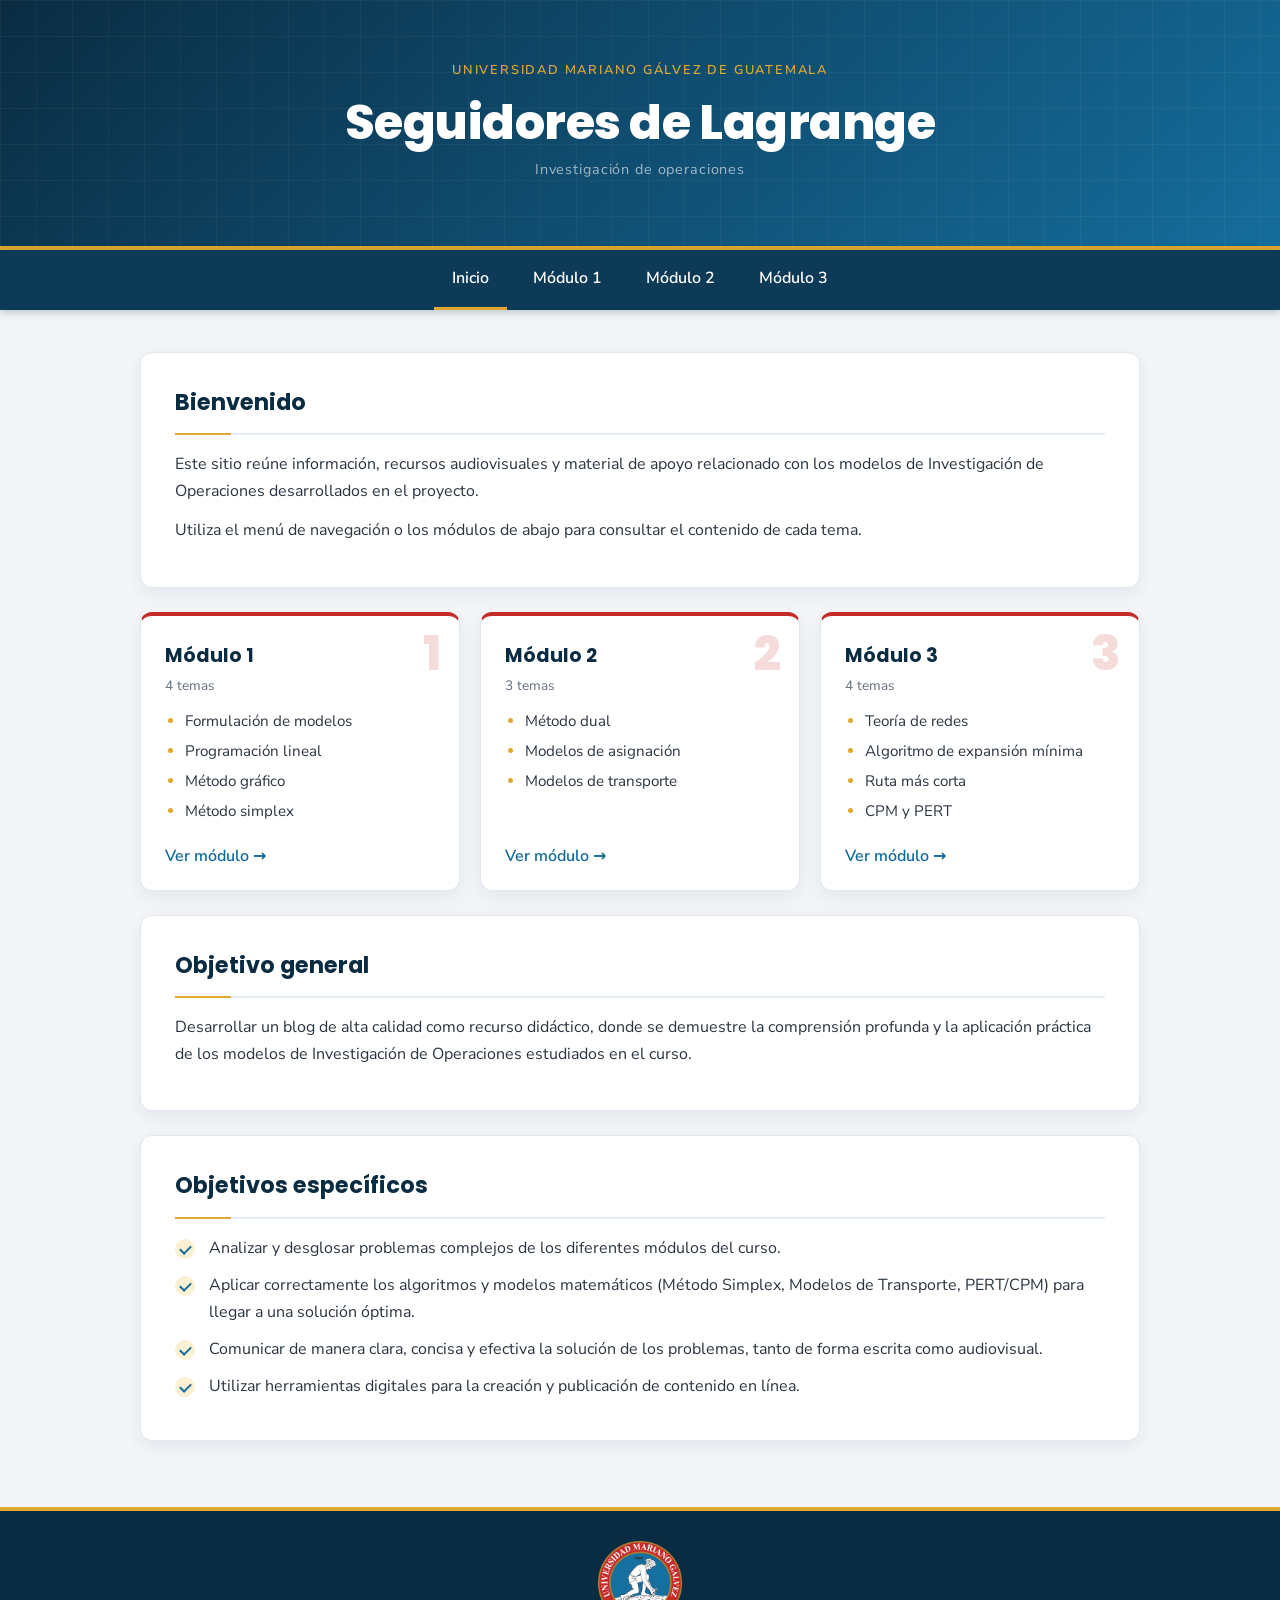
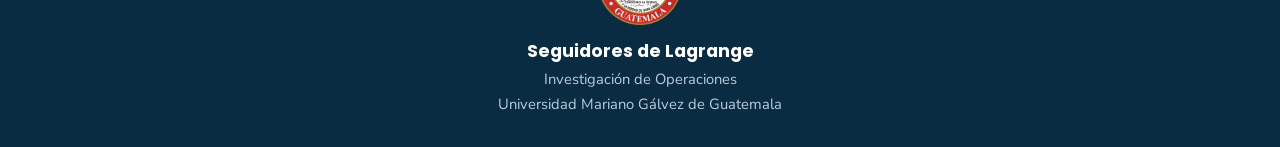
<file: index.html>
<!DOCTYPE html>
<html lang="es">
<head>
    <meta charset="UTF-8">
    <meta name="viewport" content="width=device-width, initial-scale=1.0">
    <title>Seguidores de Lagrange</title>
    <link rel="icon" type="image/png" href="favicon.png">
    <link rel="preconnect" href="https://fonts.googleapis.com">
    <link rel="preconnect" href="https://fonts.gstatic.com" crossorigin>
    <link rel="stylesheet" href="https://fonts.googleapis.com/css2?family=Nunito+Sans:wght@400;600;700&family=Poppins:wght@600;700;800&display=swap">
    <link rel="stylesheet" href="styles.css">
</head>
<body>
<header>
    <div class="header-in">
        <p class="eyebrow">Universidad Mariano Gálvez de Guatemala</p>
        <h1>Seguidores de Lagrange</h1>
        <p class="sub">Investigación de operaciones</p>
    </div>
</header>

<nav>
    <a href="index.html" aria-current="page">Inicio</a>
    <a href="modulo1.html">Módulo 1</a>
    <a href="modulo2.html">Módulo 2</a>
    <a href="modulo3.html">Módulo 3</a>
</nav>

<main class="container">

    <section>
        <h2>Bienvenido</h2>
        <p>Este sitio reúne información, recursos audiovisuales y material de apoyo relacionado con los modelos de Investigación de Operaciones desarrollados en el proyecto.</p>
        <p>Utiliza el menú de navegación o los módulos de abajo para consultar el contenido de cada tema.</p>
    </section>

    <div class="mod-grid">
            <a class="mod-card" href="modulo1.html">
                <span class="mod-num">1</span>
                <span class="mod-name">Módulo 1</span>
                <span class="mod-count">4 temas</span>
                <ul><li>Formulación de modelos</li><li>Programación lineal</li><li>Método gráfico</li><li>Método simplex</li></ul>
                <span class="mod-go">Ver módulo</span>
            </a>
            <a class="mod-card" href="modulo2.html">
                <span class="mod-num">2</span>
                <span class="mod-name">Módulo 2</span>
                <span class="mod-count">3 temas</span>
                <ul><li>Método dual</li><li>Modelos de asignación</li><li>Modelos de transporte</li></ul>
                <span class="mod-go">Ver módulo</span>
            </a>
            <a class="mod-card" href="modulo3.html">
                <span class="mod-num">3</span>
                <span class="mod-name">Módulo 3</span>
                <span class="mod-count">4 temas</span>
                <ul><li>Teoría de redes</li><li>Algoritmo de expansión mínima</li><li>Ruta más corta</li><li>CPM y PERT</li></ul>
                <span class="mod-go">Ver módulo</span>
            </a>
    </div>

    <section>
        <h2>Objetivo general</h2>
        <p>Desarrollar un blog de alta calidad como recurso didáctico, donde se demuestre la comprensión profunda y la aplicación práctica de los modelos de Investigación de Operaciones estudiados en el curso.</p>
    </section>
    <section>
        <h2>Objetivos específicos</h2>
        <ul class="check">
            <li>Analizar y desglosar problemas complejos de los diferentes módulos del curso.</li>
            <li>Aplicar correctamente los algoritmos y modelos matemáticos (Método Simplex, Modelos de Transporte, PERT/CPM) para llegar a una solución óptima.</li>
            <li>Comunicar de manera clara, concisa y efectiva la solución de los problemas, tanto de forma escrita como audiovisual.</li>
            <li>Utilizar herramientas digitales para la creación y publicación de contenido en línea.</li>
        </ul>
    </section>

</main>

<footer>
    <img class="logo" src="logo.png" alt="Sello de la Universidad Mariano Gálvez de Guatemala" width="84" height="84">
    <p class="f-name">Seguidores de Lagrange</p>
    <p>Investigación de Operaciones</p>
    <p>Universidad Mariano Gálvez de Guatemala</p>
</footer>

</body>
</html>
</file>
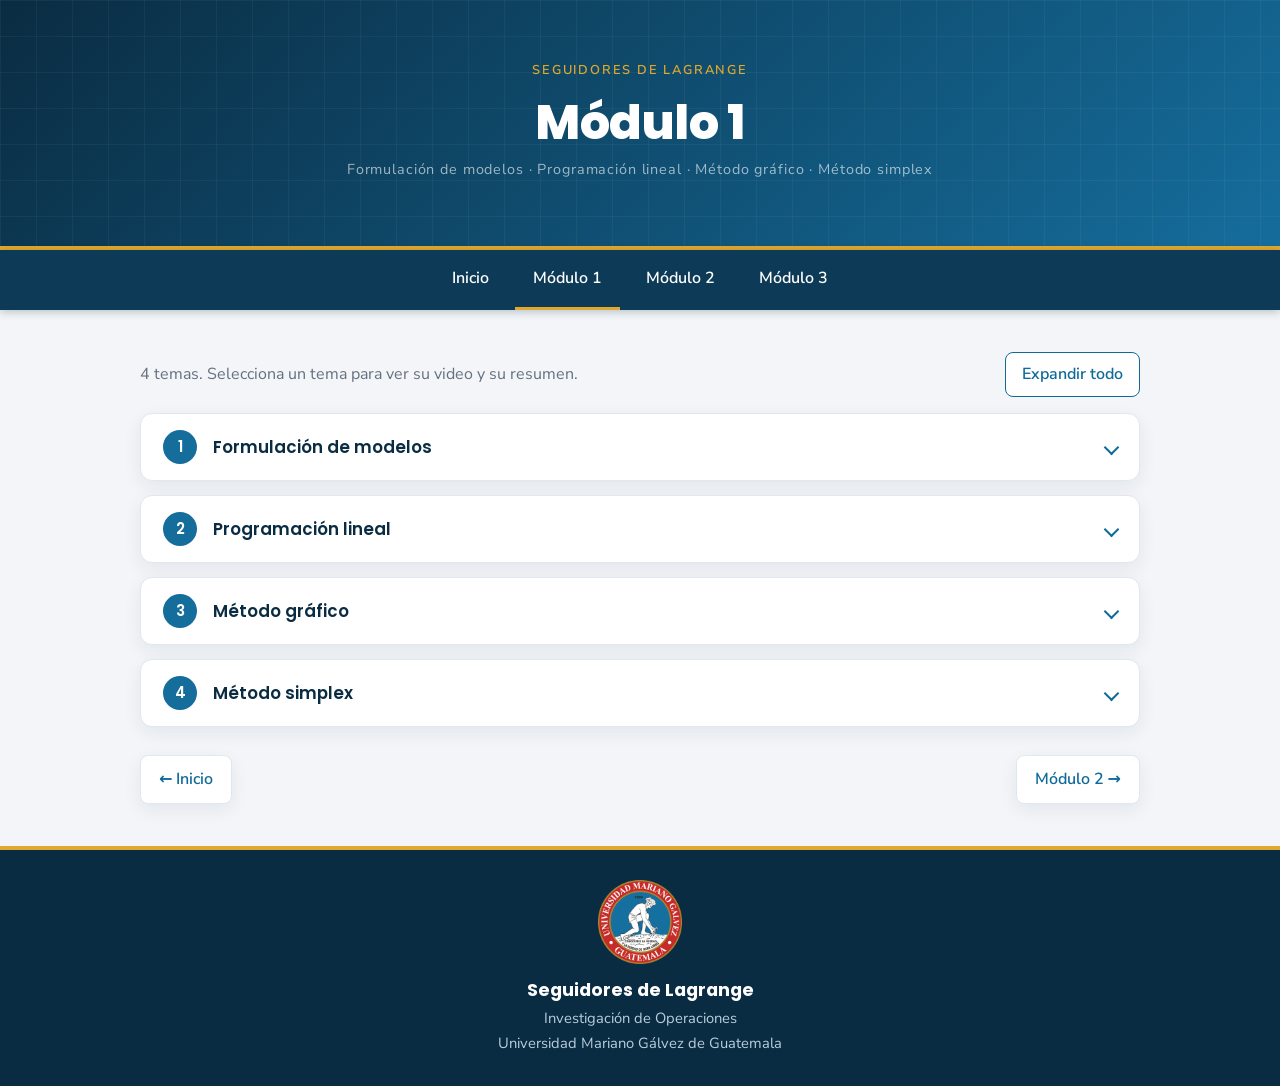
<file: modulo1.html>
<!DOCTYPE html>
<html lang="es">
<head>
    <meta charset="UTF-8">
    <meta name="viewport" content="width=device-width, initial-scale=1.0">
    <title>Módulo 1 - Seguidores de Lagrange</title>
    <link rel="icon" type="image/png" href="favicon.png">
    <link rel="preconnect" href="https://fonts.googleapis.com">
    <link rel="preconnect" href="https://fonts.gstatic.com" crossorigin>
    <link rel="stylesheet" href="https://fonts.googleapis.com/css2?family=Nunito+Sans:wght@400;600;700&family=Poppins:wght@600;700;800&display=swap">
    <link rel="stylesheet" href="styles.css">
</head>
<body>
<header>
    <div class="header-in">
        <p class="eyebrow">Seguidores de Lagrange</p>
        <h1>Módulo 1</h1>
        <p class="sub">Formulación de modelos · Programación lineal · Método gráfico · Método simplex</p>
    </div>
</header>

<nav>
    <a href="index.html">Inicio</a>
    <a href="modulo1.html" aria-current="page">Módulo 1</a>
    <a href="modulo2.html">Módulo 2</a>
    <a href="modulo3.html">Módulo 3</a>
</nav>

<main class="container">

    <div class="toolbar">
        <p>4 temas. Selecciona un tema para ver su video y su resumen.</p>
        <button type="button" id="toggle-all" data-open="0">Expandir todo</button>
    </div>

    <details class="tema">
        <summary><span class="tema-n">1</span><span class="tema-t">Formulación de modelos</span></summary>
        <div class="tema-body">
            <div class="video-placeholder">
                <iframe src="https://www.youtube.com/embed/uQB7awr5g3Y" loading="lazy"
                    title="Video: Formulación de modelos" allowfullscreen></iframe>
            </div>
            <p class="yt">Si el video no carga, <a href="https://youtu.be/uQB7awr5g3Y" target="_blank" rel="noopener">míralo en YouTube</a>.</p>
            <h3>Resumen</h3>
                        <p>Formular un modelo es convertir un problema real en un modelo matemático, es decir, una representación simplificada con variables, parámetros, ecuaciones y desigualdades. Una mala formulación puede dar resultados correctos que no representan la realidad.</p>
            <ul class="puntos">
                <li>Variables de decisión: lo que se puede controlar y determinar.</li>
                <li>Función objetivo: lo que se quiere maximizar o minimizar.</li>
                <li>Restricciones: límites y recursos que deben respetarse.</li>
                <li>No negatividad: las variables no pueden ser negativas cuando representan cantidades físicas.</li>
            </ul>
        </div>
    </details>

    <details class="tema">
        <summary><span class="tema-n">2</span><span class="tema-t">Programación lineal</span></summary>
        <div class="tema-body">
            <div class="video-placeholder">
                <iframe src="https://www.youtube.com/embed/AzIfjgWa0c0" loading="lazy"
                    title="Video: Programación lineal" allowfullscreen></iframe>
            </div>
            <p class="yt">Si el video no carga, <a href="https://youtu.be/AzIfjgWa0c0" target="_blank" rel="noopener">míralo en YouTube</a>.</p>
            <h3>Resumen</h3>
                        <p>Técnica de Investigación de Operaciones que busca la mejor solución cuando la función objetivo y las restricciones son lineales. Se aplica en producción, distribución de recursos, planificación, transporte y asignación.</p>
            <ul class="puntos">
                <li>Maximizar ganancias o producción; minimizar costos, tiempo o distancia.</li>
                <li>Solución factible: cumple todas las restricciones. Solución óptima: la factible con el mejor valor.</li>
                <li>Se resuelve con métodos como el gráfico y el simplex.</li>
            </ul>
        </div>
    </details>

    <details class="tema">
        <summary><span class="tema-n">3</span><span class="tema-t">Método gráfico</span></summary>
        <div class="tema-body">
            <div class="video-placeholder">
                <iframe src="https://www.youtube.com/embed/tQAbaMTN3m8" loading="lazy"
                    title="Video: Método gráfico" allowfullscreen></iframe>
            </div>
            <p class="yt">Si el video no carga, <a href="https://youtu.be/tQAbaMTN3m8" target="_blank" rel="noopener">míralo en YouTube</a>.</p>
            <h3>Resumen</h3>
                        <p>Resuelve un problema de Programación Lineal dibujando las restricciones en un plano cartesiano. Es práctico con dos variables de decisión.</p>
            <ul class="puntos">
                <li>Región factible: puntos que cumplen todas las restricciones.</li>
                <li>La solución óptima, si existe, está en un vértice de la región factible.</li>
                <li>Con muchas variables deja de ser práctico y se usa Simplex.</li>
            </ul>
        </div>
    </details>

    <details class="tema">
        <summary><span class="tema-n">4</span><span class="tema-t">Método simplex</span></summary>
        <div class="tema-body">
            <div class="video-placeholder">
                <iframe src="https://www.youtube.com/embed/ZQ7quxEHWoM" loading="lazy"
                    title="Video: Método simplex" allowfullscreen></iframe>
            </div>
            <p class="yt">Si el video no carga, <a href="https://youtu.be/ZQ7quxEHWoM" target="_blank" rel="noopener">míralo en YouTube</a>.</p>
            <h3>Resumen</h3>
                        <p>Procedimiento algebraico que usa una tabla e iteraciones sucesivas para llegar a la solución óptima. Permite resolver problemas con más variables y restricciones que el método gráfico.</p>
            <ul class="puntos">
                <li>Forma estándar: se suma una variable de holgura en restricciones ≤ y se resta una de exceso en las ≥.</li>
                <li>Cada iteración elige la variable entrante, hace la prueba de razón, define la saliente y el pivote, y aplica operaciones de fila.</li>
                <li>En maximización termina cuando ya no quedan coeficientes negativos en la fila de la función objetivo.</li>
            </ul>
        </div>
    </details>

    <div class="pager"><a href="index.html">&larr; Inicio</a><a href="modulo2.html">Módulo 2 &rarr;</a></div>

</main>

<footer>
    <img class="logo" src="logo.png" alt="Sello de la Universidad Mariano Gálvez de Guatemala" width="84" height="84">
    <p class="f-name">Seguidores de Lagrange</p>
    <p>Investigación de Operaciones</p>
    <p>Universidad Mariano Gálvez de Guatemala</p>
</footer>
<script>
(function () {
    var all = document.querySelectorAll("details.tema");
    var btn = document.getElementById("toggle-all");
    if (!btn) return;
    btn.addEventListener("click", function () {
        var open = btn.dataset.open !== "1";
        all.forEach(function (d) { d.open = open; });
        btn.dataset.open = open ? "1" : "0";
        btn.textContent = open ? "Contraer todo" : "Expandir todo";
    });
})();
</script>
</body>
</html>
</file>
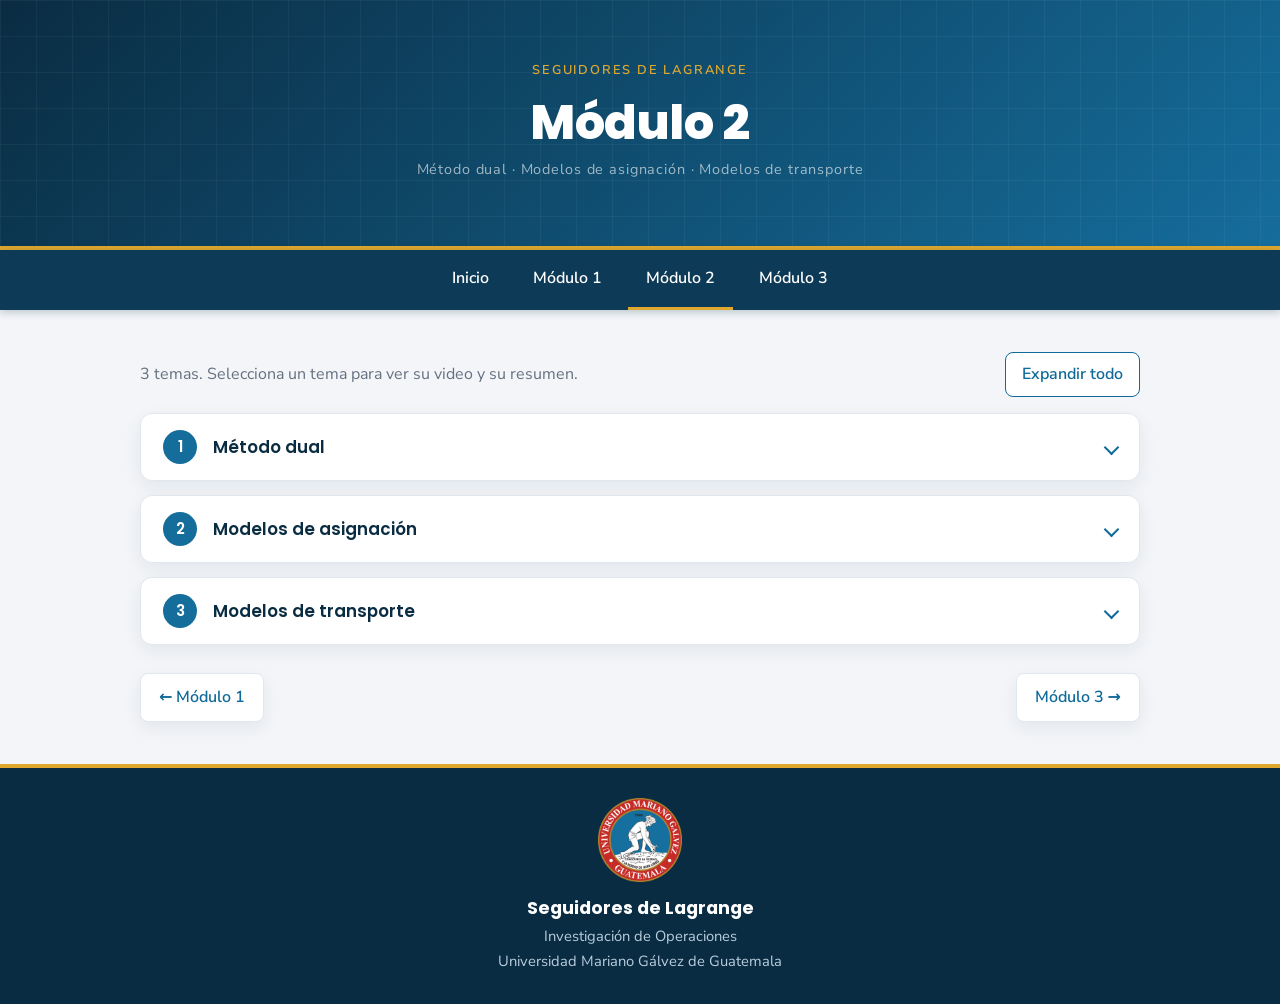
<file: modulo2.html>
<!DOCTYPE html>
<html lang="es">
<head>
    <meta charset="UTF-8">
    <meta name="viewport" content="width=device-width, initial-scale=1.0">
    <title>Módulo 2 - Seguidores de Lagrange</title>
    <link rel="icon" type="image/png" href="favicon.png">
    <link rel="preconnect" href="https://fonts.googleapis.com">
    <link rel="preconnect" href="https://fonts.gstatic.com" crossorigin>
    <link rel="stylesheet" href="https://fonts.googleapis.com/css2?family=Nunito+Sans:wght@400;600;700&family=Poppins:wght@600;700;800&display=swap">
    <link rel="stylesheet" href="styles.css">
</head>
<body>
<header>
    <div class="header-in">
        <p class="eyebrow">Seguidores de Lagrange</p>
        <h1>Módulo 2</h1>
        <p class="sub">Método dual · Modelos de asignación · Modelos de transporte</p>
    </div>
</header>

<nav>
    <a href="index.html">Inicio</a>
    <a href="modulo1.html">Módulo 1</a>
    <a href="modulo2.html" aria-current="page">Módulo 2</a>
    <a href="modulo3.html">Módulo 3</a>
</nav>

<main class="container">

    <div class="toolbar">
        <p>3 temas. Selecciona un tema para ver su video y su resumen.</p>
        <button type="button" id="toggle-all" data-open="0">Expandir todo</button>
    </div>

    <details class="tema">
        <summary><span class="tema-n">1</span><span class="tema-t">Método dual</span></summary>
        <div class="tema-body">
            <div class="video-placeholder">
                <iframe src="https://www.youtube.com/embed/L2Gt9fLvY_M" loading="lazy"
                    title="Video: Método dual" allowfullscreen></iframe>
            </div>
            <p class="yt">Si el video no carga, <a href="https://youtu.be/L2Gt9fLvY_M" target="_blank" rel="noopener">míralo en YouTube</a>.</p>
            <h3>Resumen</h3>
                        <h4>Método dual</h4>
            <p>Transforma un problema primal en un problema dual asociado. Un primal de maximización se relaciona con un dual de minimización, y viceversa.</p>
            <ul class="puntos">
                <li>Cada restricción del primal es una variable del dual, y la matriz de coeficientes se transpone.</li>
                <li>Si ambos tienen solución óptima, comparten el mismo valor óptimo.</li>
                <li>Las variables duales representan el valor marginal de los recursos.</li>
            </ul>
            <h4>Análisis de sensibilidad</h4>
            <p>Estudia cómo cambia la solución óptima al modificar los parámetros del modelo, sin resolverlo de nuevo.</p>
            <ul class="puntos">
                <li>Rango de optimalidad: cuánto puede cambiar un coeficiente de la función objetivo.</li>
                <li>Rango de factibilidad: cuánto puede variar el lado derecho de una restricción.</li>
                <li>Precio sombra: cambio del valor óptimo por cada unidad adicional de un recurso.</li>
            </ul>
        </div>
    </details>

    <details class="tema">
        <summary><span class="tema-n">2</span><span class="tema-t">Modelos de asignación</span></summary>
        <div class="tema-body">
            <div class="video-placeholder">
                <iframe src="https://www.youtube.com/embed/cAMwVe3dZyk" loading="lazy"
                    title="Video: Modelos de asignación" allowfullscreen></iframe>
            </div>
            <p class="yt">Si el video no carga, <a href="https://youtu.be/cAMwVe3dZyk" target="_blank" rel="noopener">míralo en YouTube</a>.</p>
            <h3>Resumen</h3>
                        <h4>Modelo de asignación</h4>
            <p>Asigna recursos a actividades de forma individual, por ejemplo trabajadores a tareas. Se representa con una matriz de costos, tiempos o beneficios, y las variables son binarias (1 asigna, 0 no).</p>
            <ul class="puntos">
                <li>Si la matriz no es cuadrada, se agrega una fila o columna ficticia.</li>
            </ul>
            <h4>Método húngaro</h4>
            <p>Resuelve la asignación sin revisar todas las combinaciones.</p>
            <ul class="puntos">
                <li>Se reducen filas y columnas para generar ceros.</li>
                <li>Se cubren los ceros con el menor número de líneas y se ajusta la matriz si hace falta.</li>
                <li>En maximización se convierte primero a minimización.</li>
            </ul>
        </div>
    </details>

    <details class="tema">
        <summary><span class="tema-n">3</span><span class="tema-t">Modelos de transporte</span></summary>
        <div class="tema-body">
            <div class="video-placeholder">
                <iframe src="https://www.youtube.com/embed/_PnBytwsrOA" loading="lazy"
                    title="Video: Modelos de transporte" allowfullscreen></iframe>
            </div>
            <p class="yt">Si el video no carga, <a href="https://youtu.be/_PnBytwsrOA" target="_blank" rel="noopener">míralo en YouTube</a>.</p>
            <h3>Resumen</h3>
                        <h4>Modelo de transporte</h4>
            <p>Determina cómo distribuir productos desde varios orígenes a varios destinos según la oferta, la demanda y los costos, normalmente para minimizar el costo total. Está balanceado cuando la oferta es igual a la demanda; si no, se agrega un origen o destino ficticio.</p>
            <h4>Soluciones iniciales</h4>
            <p>Tres métodos dan un punto de partida, que no necesariamente es la solución óptima.</p>
            <ul class="puntos">
                <li>Esquina Noroeste: asigna desde la esquina superior izquierda sin considerar costos.</li>
                <li>Costo Mínimo: asigna primero en las rutas más baratas.</li>
                <li>Vogel: usa penalizaciones (diferencia entre los dos menores costos) y suele dar mejores resultados.</li>
            </ul>
        </div>
    </details>

    <div class="pager"><a href="modulo1.html">&larr; Módulo 1</a><a href="modulo3.html">Módulo 3 &rarr;</a></div>

</main>

<footer>
    <img class="logo" src="logo.png" alt="Sello de la Universidad Mariano Gálvez de Guatemala" width="84" height="84">
    <p class="f-name">Seguidores de Lagrange</p>
    <p>Investigación de Operaciones</p>
    <p>Universidad Mariano Gálvez de Guatemala</p>
</footer>
<script>
(function () {
    var all = document.querySelectorAll("details.tema");
    var btn = document.getElementById("toggle-all");
    if (!btn) return;
    btn.addEventListener("click", function () {
        var open = btn.dataset.open !== "1";
        all.forEach(function (d) { d.open = open; });
        btn.dataset.open = open ? "1" : "0";
        btn.textContent = open ? "Contraer todo" : "Expandir todo";
    });
})();
</script>
</body>
</html>
</file>
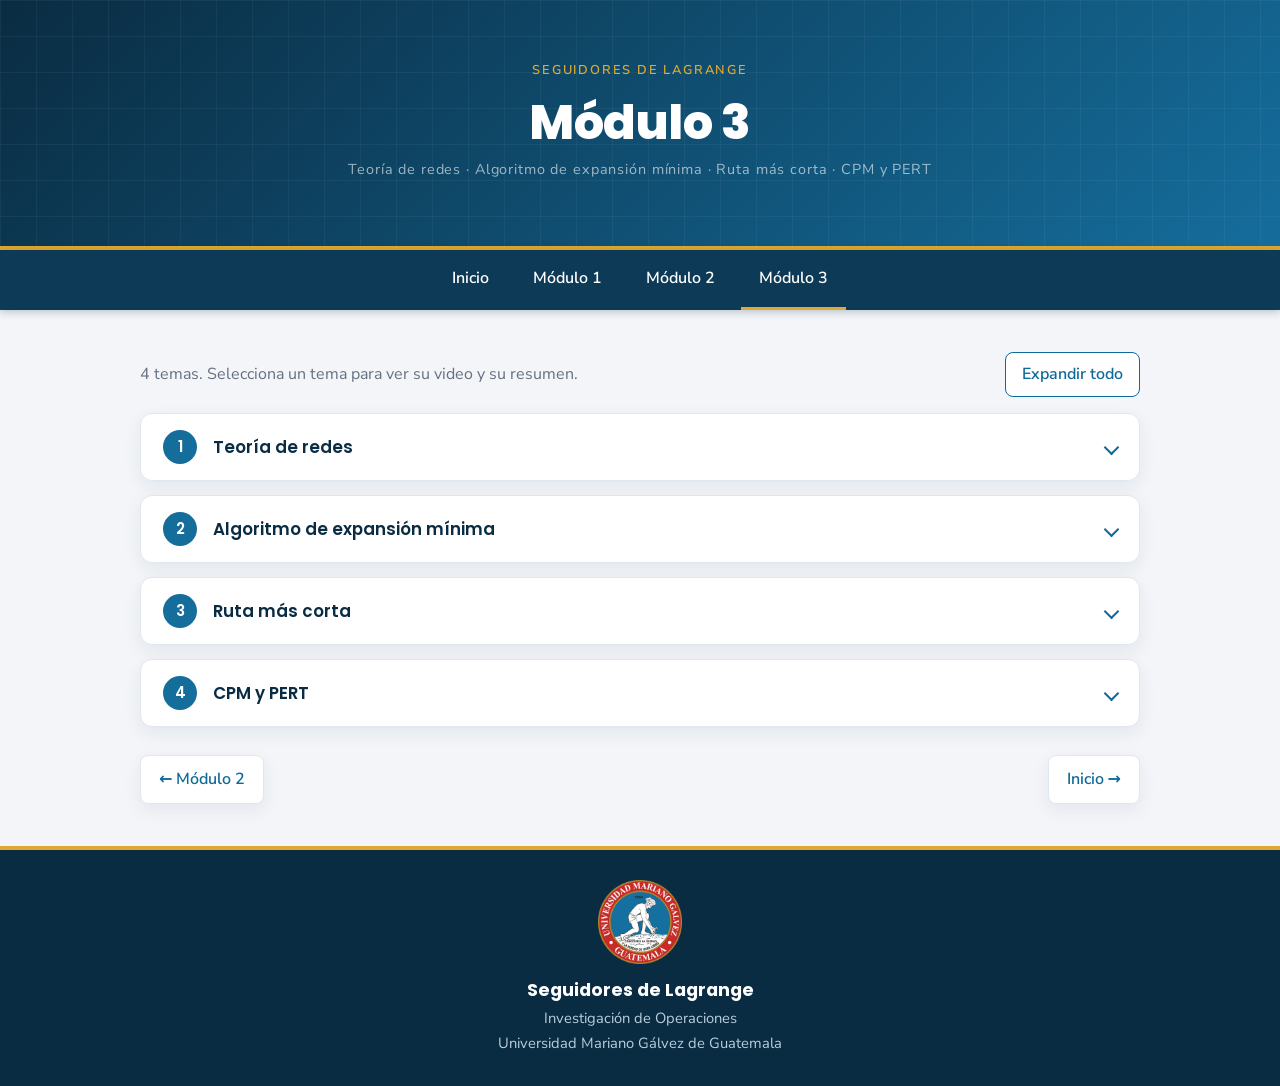
<file: modulo3.html>
<!DOCTYPE html>
<html lang="es">
<head>
    <meta charset="UTF-8">
    <meta name="viewport" content="width=device-width, initial-scale=1.0">
    <title>Módulo 3 - Seguidores de Lagrange</title>
    <link rel="icon" type="image/png" href="favicon.png">
    <link rel="preconnect" href="https://fonts.googleapis.com">
    <link rel="preconnect" href="https://fonts.gstatic.com" crossorigin>
    <link rel="stylesheet" href="https://fonts.googleapis.com/css2?family=Nunito+Sans:wght@400;600;700&family=Poppins:wght@600;700;800&display=swap">
    <link rel="stylesheet" href="styles.css">
</head>
<body>
<header>
    <div class="header-in">
        <p class="eyebrow">Seguidores de Lagrange</p>
        <h1>Módulo 3</h1>
        <p class="sub">Teoría de redes · Algoritmo de expansión mínima · Ruta más corta · CPM y PERT</p>
    </div>
</header>

<nav>
    <a href="index.html">Inicio</a>
    <a href="modulo1.html">Módulo 1</a>
    <a href="modulo2.html">Módulo 2</a>
    <a href="modulo3.html" aria-current="page">Módulo 3</a>
</nav>

<main class="container">

    <div class="toolbar">
        <p>4 temas. Selecciona un tema para ver su video y su resumen.</p>
        <button type="button" id="toggle-all" data-open="0">Expandir todo</button>
    </div>

    <details class="tema">
        <summary><span class="tema-n">1</span><span class="tema-t">Teoría de redes</span></summary>
        <div class="tema-body">
            <div class="video-placeholder">
                <iframe src="https://www.youtube.com/embed/g_yNwBAjP20" loading="lazy"
                    title="Video: Teoría de redes" allowfullscreen></iframe>
            </div>
            <p class="yt">Si el video no carga, <a href="https://youtu.be/g_yNwBAjP20" target="_blank" rel="noopener">míralo en YouTube</a>.</p>
            <h3>Resumen</h3>
                        <p>Permite representar y analizar sistemas con elementos conectados, como carreteras, tuberías, rutas o actividades de un proyecto. Una red se forma con nodos unidos por arcos, y cada conexión puede tener un peso (distancia, tiempo, costo o capacidad).</p>
            <ul class="puntos">
                <li>Elementos: nodo, arco (dirigido o no), peso, camino y ciclo.</li>
                <li>Herramientas: árbol de expansión mínima, ruta más corta, CPM y PERT.</li>
            </ul>
        </div>
    </details>

    <details class="tema">
        <summary><span class="tema-n">2</span><span class="tema-t">Algoritmo de expansión mínima</span></summary>
        <div class="tema-body">
            <div class="video-placeholder">
                <iframe src="https://www.youtube.com/embed/9-uu2Q_eXLk" loading="lazy"
                    title="Video: Algoritmo de expansión mínima" allowfullscreen></iframe>
            </div>
            <p class="yt">Si el video no carga, <a href="https://youtu.be/9-uu2Q_eXLk" target="_blank" rel="noopener">míralo en YouTube</a>.</p>
            <h3>Resumen</h3>
                        <p>El árbol de expansión mínima conecta todos los nodos de una red con el menor costo total y sin ciclos; con n nodos usa n − 1 aristas. Sirve, por ejemplo, para fibra óptica, cableado o tuberías.</p>
            <ul class="puntos">
                <li>Kruskal: ordena las aristas de menor a mayor peso.</li>
                <li>Agrega cada arista si no forma un ciclo, hasta tener n − 1.</li>
            </ul>
        </div>
    </details>

    <details class="tema">
        <summary><span class="tema-n">3</span><span class="tema-t">Ruta más corta</span></summary>
        <div class="tema-body">
            <div class="video-placeholder">
                <iframe src="https://www.youtube.com/embed/Tuna_OzGBxY" loading="lazy"
                    title="Video: Ruta más corta" allowfullscreen></iframe>
            </div>
            <p class="yt">Si el video no carga, <a href="https://youtu.be/Tuna_OzGBxY" target="_blank" rel="noopener">míralo en YouTube</a>.</p>
            <h3>Resumen</h3>
                        <p>Busca el camino de menor costo entre un nodo de origen y uno de destino. A diferencia del árbol de expansión mínima, no conecta todos los nodos. Se usa en navegación, transporte y logística.</p>
            <ul class="puntos">
                <li>Dijkstra: parte con distancia 0 en el origen e infinita en los demás.</li>
                <li>Toma el nodo con menor distancia provisional y actualiza a sus vecinos con distancia actual + peso.</li>
                <li>Funciona con pesos no negativos.</li>
            </ul>
        </div>
    </details>

    <details class="tema">
        <summary><span class="tema-n">4</span><span class="tema-t">CPM y PERT</span></summary>
        <div class="tema-body">
            <div class="video-placeholder">
                <iframe src="https://www.youtube.com/embed/VziDhNIi9R0" loading="lazy"
                    title="Video: CPM y PERT" allowfullscreen></iframe>
            </div>
            <p class="yt">Si el video no carga, <a href="https://youtu.be/VziDhNIi9R0" target="_blank" rel="noopener">míralo en YouTube</a>.</p>
            <h3>Resumen</h3>
                        <h4>CPM</h4>
            <p>Método de la Ruta Crítica: calcula la duración mínima de un proyecto con tiempos definidos para cada actividad (determinístico). La ruta crítica reúne las actividades con holgura cero, y cualquier retraso en ellas retrasa el proyecto.</p>
            <ul class="puntos">
                <li>Holgura = LS − ES, con tiempos de inicio y fin tempranos (ES, EF) y tardíos (LS, LF).</li>
            </ul>
            <h4>PERT</h4>
            <p>Se usa cuando las duraciones son inciertas. Cada actividad tiene tres estimaciones: optimista (a), más probable (m) y pesimista (b).</p>
            <ul class="puntos">
                <li>Tiempo esperado: te = (a + 4m + b) / 6.</li>
                <li>Varianza = ((b − a) / 6)²; permite estimar la probabilidad de cumplir un plazo con Z = (T − μ) / σ.</li>
            </ul>
            <h4>Diferencia principal</h4>
            <p>CPM usa una sola estimación de tiempo; PERT usa tres y mide la incertidumbre.</p>
        </div>
    </details>

    <div class="pager"><a href="modulo2.html">&larr; Módulo 2</a><a href="index.html">Inicio &rarr;</a></div>

</main>

<footer>
    <img class="logo" src="logo.png" alt="Sello de la Universidad Mariano Gálvez de Guatemala" width="84" height="84">
    <p class="f-name">Seguidores de Lagrange</p>
    <p>Investigación de Operaciones</p>
    <p>Universidad Mariano Gálvez de Guatemala</p>
</footer>
<script>
(function () {
    var all = document.querySelectorAll("details.tema");
    var btn = document.getElementById("toggle-all");
    if (!btn) return;
    btn.addEventListener("click", function () {
        var open = btn.dataset.open !== "1";
        all.forEach(function (d) { d.open = open; });
        btn.dataset.open = open ? "1" : "0";
        btn.textContent = open ? "Contraer todo" : "Expandir todo";
    });
})();
</script>
</body>
</html>
</file>
<file: styles.css>
* { margin: 0; padding: 0; box-sizing: border-box; }

:root {
    --navy: #0a2c42;
    --navy-2: #156d9c;
    --nav: #0d3a56;
    --accent: #e0a82e;
    --link: #0f6a99;
    --red: #c42a26;
    --text: #2b3541;
    --muted: #657080;
    --line: #e1e7ef;
    --bg: #f3f5f8;
    --shadow: 0 6px 18px rgba(10, 44, 66, 0.07);
    --head: "Poppins", "Segoe UI", system-ui, Arial, sans-serif;
    --body: "Nunito Sans", "Segoe UI", system-ui, Arial, sans-serif;
}

html { scroll-behavior: smooth; }

body {
    font-family: var(--body);
    background: var(--bg);
    color: var(--text);
    line-height: 1.7;
    min-height: 100vh;
    display: flex;
    flex-direction: column;
}

/* ---------- encabezado ---------- */
header {
    background:
        linear-gradient(rgba(255,255,255,.045) 1px, transparent 1px),
        linear-gradient(90deg, rgba(255,255,255,.045) 1px, transparent 1px),
        linear-gradient(135deg, var(--navy) 0%, var(--navy-2) 100%);
    background-size: 36px 36px, 36px 36px, auto;
    color: #fff;
    text-align: center;
    padding: 60px 20px 52px;
    border-bottom: 4px solid var(--accent);
}

.header-in { max-width: 820px; margin: 0 auto; }

.eyebrow {
    font-size: .8rem;
    letter-spacing: .14em;
    text-transform: uppercase;
    color: var(--accent);
    font-weight: 600;
    margin-bottom: 12px;
}

header h1 {
    font-family: var(--head);
    font-weight: 800;
    font-size: clamp(2rem, 6vw, 3rem);
    letter-spacing: -0.01em;
    line-height: 1.2;
    margin-bottom: 6px;
    text-wrap: balance;
}

.sub { color: #fff; opacity: .6; font-size: .9rem; letter-spacing: .06em; text-wrap: balance; }

/* ---------- menú ---------- */
nav {
    background: var(--nav);
    padding: 0 12px;
    display: flex;
    justify-content: center;
    flex-wrap: wrap;
    gap: 0 8px;
    box-shadow: 0 2px 8px rgba(10, 44, 66, 0.25);
    position: sticky;
    top: 0;
    z-index: 10;
}

nav a {
    color: #fff;
    text-decoration: none;
    font-weight: 600;
    padding: 15px 18px;
    border-bottom: 3px solid transparent;
    transition: color .15s, border-color .15s, background .15s;
}

nav a:hover,
nav a:focus-visible { color: var(--accent); background: rgba(255,255,255,.05); }

nav a[aria-current="page"] { border-bottom-color: var(--accent); }

a:focus-visible, button:focus-visible { outline: 3px solid var(--accent); outline-offset: 2px; }

/* ---------- contenido ---------- */
.container {
    width: 90%;
    max-width: 1000px;
    margin: 0 auto;
    padding: 42px 0;
    flex: 1;
}

section {
    background: #fff;
    padding: 30px 34px;
    margin-bottom: 24px;
    border-radius: 12px;
    border: 1px solid var(--line);
    box-shadow: var(--shadow);
}

section h2 {
    font-family: var(--head);
    font-weight: 700;
    color: var(--navy);
    font-size: 1.4rem;
    margin-bottom: 16px;
    padding-bottom: 12px;
    border-bottom: 2px solid #e8eef5;
    position: relative;
}

section h2::after {
    content: "";
    position: absolute;
    left: 0;
    bottom: -2px;
    width: 56px;
    height: 2px;
    background: var(--accent);
}

h3 { font-family: var(--head); font-weight: 600; color: #1d4a66; margin: 22px 0 8px; font-size: 1.05rem; }
p { margin-bottom: 12px; }
a { color: var(--link); }
ul { padding-left: 24px; }
li { margin-bottom: 10px; }
li::marker { color: var(--accent); }

ul.check { list-style: none; padding: 0; }
ul.check li { position: relative; padding-left: 34px; }
ul.check li::before {
    content: "";
    position: absolute;
    left: 0;
    top: 4px;
    width: 20px;
    height: 20px;
    border-radius: 50%;
    background: #fbf0d4;
}
ul.check li::after {
    content: "";
    position: absolute;
    left: 7px;
    top: 8px;
    width: 5px;
    height: 9px;
    border-right: 2px solid var(--link);
    border-bottom: 2px solid var(--link);
    transform: rotate(45deg);
}

/* ---------- tarjetas de módulo (inicio) ---------- */
.mod-grid {
    display: grid;
    grid-template-columns: repeat(auto-fit, minmax(260px, 1fr));
    gap: 20px;
    margin-bottom: 24px;
}

.mod-card {
    position: relative;
    display: flex;
    flex-direction: column;
    background: #fff;
    border: 1px solid var(--line);
    border-top: 4px solid var(--red);
    border-radius: 12px;
    padding: 24px 24px 20px;
    text-decoration: none;
    color: var(--text);
    box-shadow: var(--shadow);
    transition: transform .15s, box-shadow .15s;
    min-width: 0;
}

.mod-card:hover,
.mod-card:focus-visible { transform: translateY(-3px); box-shadow: 0 12px 26px rgba(10, 44, 66, 0.14); }

.mod-num {
    position: absolute;
    top: 14px;
    right: 18px;
    font-family: var(--head);
    font-size: 3rem;
    font-weight: 800;
    line-height: 1;
    color: #f5dcdb;
}

.mod-name { font-family: var(--head); font-size: 1.2rem; font-weight: 700; color: var(--navy); }
.mod-count { font-size: .85rem; color: var(--muted); margin: 2px 0 12px; }
.mod-card ul { padding-left: 20px; margin-bottom: 14px; }
.mod-card li { margin-bottom: 4px; font-size: .95rem; }
.mod-go { margin-top: auto; color: var(--link); font-weight: 600; }
.mod-go::after { content: " \2192"; }

/* ---------- páginas de módulo ---------- */
.toolbar {
    display: flex;
    align-items: center;
    justify-content: space-between;
    flex-wrap: wrap;
    gap: 10px 20px;
    margin-bottom: 16px;
}
.toolbar p { margin: 0; color: var(--muted); }

.toolbar button {
    font: inherit;
    font-weight: 600;
    color: var(--link);
    background: #fff;
    border: 1px solid var(--link);
    border-radius: 8px;
    padding: 8px 16px;
    cursor: pointer;
    transition: background .15s, color .15s;
}
.toolbar button:hover { background: var(--link); color: #fff; }

.pending { color: var(--muted); }
.yt { margin: 10px 0 0; font-size: .92rem; color: var(--muted); }

.tema {
    background: #fff;
    border: 1px solid var(--line);
    border-radius: 12px;
    margin-bottom: 14px;
    box-shadow: var(--shadow);
}

.tema summary {
    list-style: none;
    cursor: pointer;
    padding: 16px 22px;
    display: flex;
    align-items: center;
    gap: 16px;
    font-family: var(--head);
    font-size: 1.05rem;
    font-weight: 600;
    color: var(--navy);
}

.tema summary::-webkit-details-marker { display: none; }

.tema-n {
    flex: none;
    width: 34px;
    height: 34px;
    border-radius: 50%;
    background: var(--navy-2);
    color: #fff;
    font-size: .95rem;
    display: flex;
    align-items: center;
    justify-content: center;
}

.tema-t { flex: 1; min-width: 0; }

.tema summary::after {
    content: "";
    flex: none;
    width: 9px;
    height: 9px;
    border-right: 2px solid var(--link);
    border-bottom: 2px solid var(--link);
    transform: rotate(45deg);
    transition: transform .2s;
}

.tema[open] summary::after { transform: rotate(-135deg); }
.tema summary:hover { color: var(--link); }
.tema[open] .tema-n { background: var(--accent); color: var(--navy); }
.tema summary:focus-visible { outline-offset: -3px; border-radius: 12px; }

.tema-body { padding: 20px 22px 24px; border-top: 1px solid #e8eef5; }
.tema-body h3 { margin: 22px 0 8px; }

.video-placeholder {
    width: 100%;
    aspect-ratio: 16 / 9;
    background: var(--navy);
    border-radius: 10px;
    overflow: hidden;
    box-shadow: 0 6px 18px rgba(10, 44, 66, 0.2);
}

.video-placeholder iframe { width: 100%; height: 100%; border: 0; }

.pager {
    display: flex;
    justify-content: space-between;
    gap: 12px;
    margin-top: 28px;
}
.pager a {
    font-weight: 600;
    text-decoration: none;
    background: #fff;
    border: 1px solid var(--line);
    border-radius: 8px;
    padding: 10px 18px;
    box-shadow: var(--shadow);
}
.pager a:hover { border-color: var(--link); }

.tema-body h4 {
    font-family: var(--head);
    font-weight: 600;
    color: var(--navy);
    font-size: .98rem;
    margin: 22px 0 6px;
    padding-left: 10px;
    border-left: 3px solid var(--accent);
}
.tema-body h4 + p { margin-top: 6px; }
ul.puntos { margin-bottom: 4px; }
ul.puntos li { margin-bottom: 8px; }

/* ---------- pie ---------- */
footer {
    background: var(--navy);
    color: #b9cddd;
    text-align: center;
    padding: 30px 16px;
    font-size: .92rem;
    border-top: 4px solid var(--accent);
}
footer p { margin: 0; }
footer .logo { display: block; margin: 0 auto 12px; width: 84px; height: 84px; }
footer .f-name { font-family: var(--head); color: #fff; font-weight: 700; font-size: 1.1rem; }

@media (max-width: 600px) {
    header { padding: 40px 16px 34px; }
    .container { width: 94%; padding: 26px 0; }
    section { padding: 22px 20px; }
    nav a { padding: 13px 12px; }
    .tema summary { padding: 14px 16px; gap: 12px; }
    .tema-body { padding: 16px 16px 20px; }
}

@media (prefers-reduced-motion: reduce) {
    * { transition: none !important; scroll-behavior: auto !important; }
}
</file>
